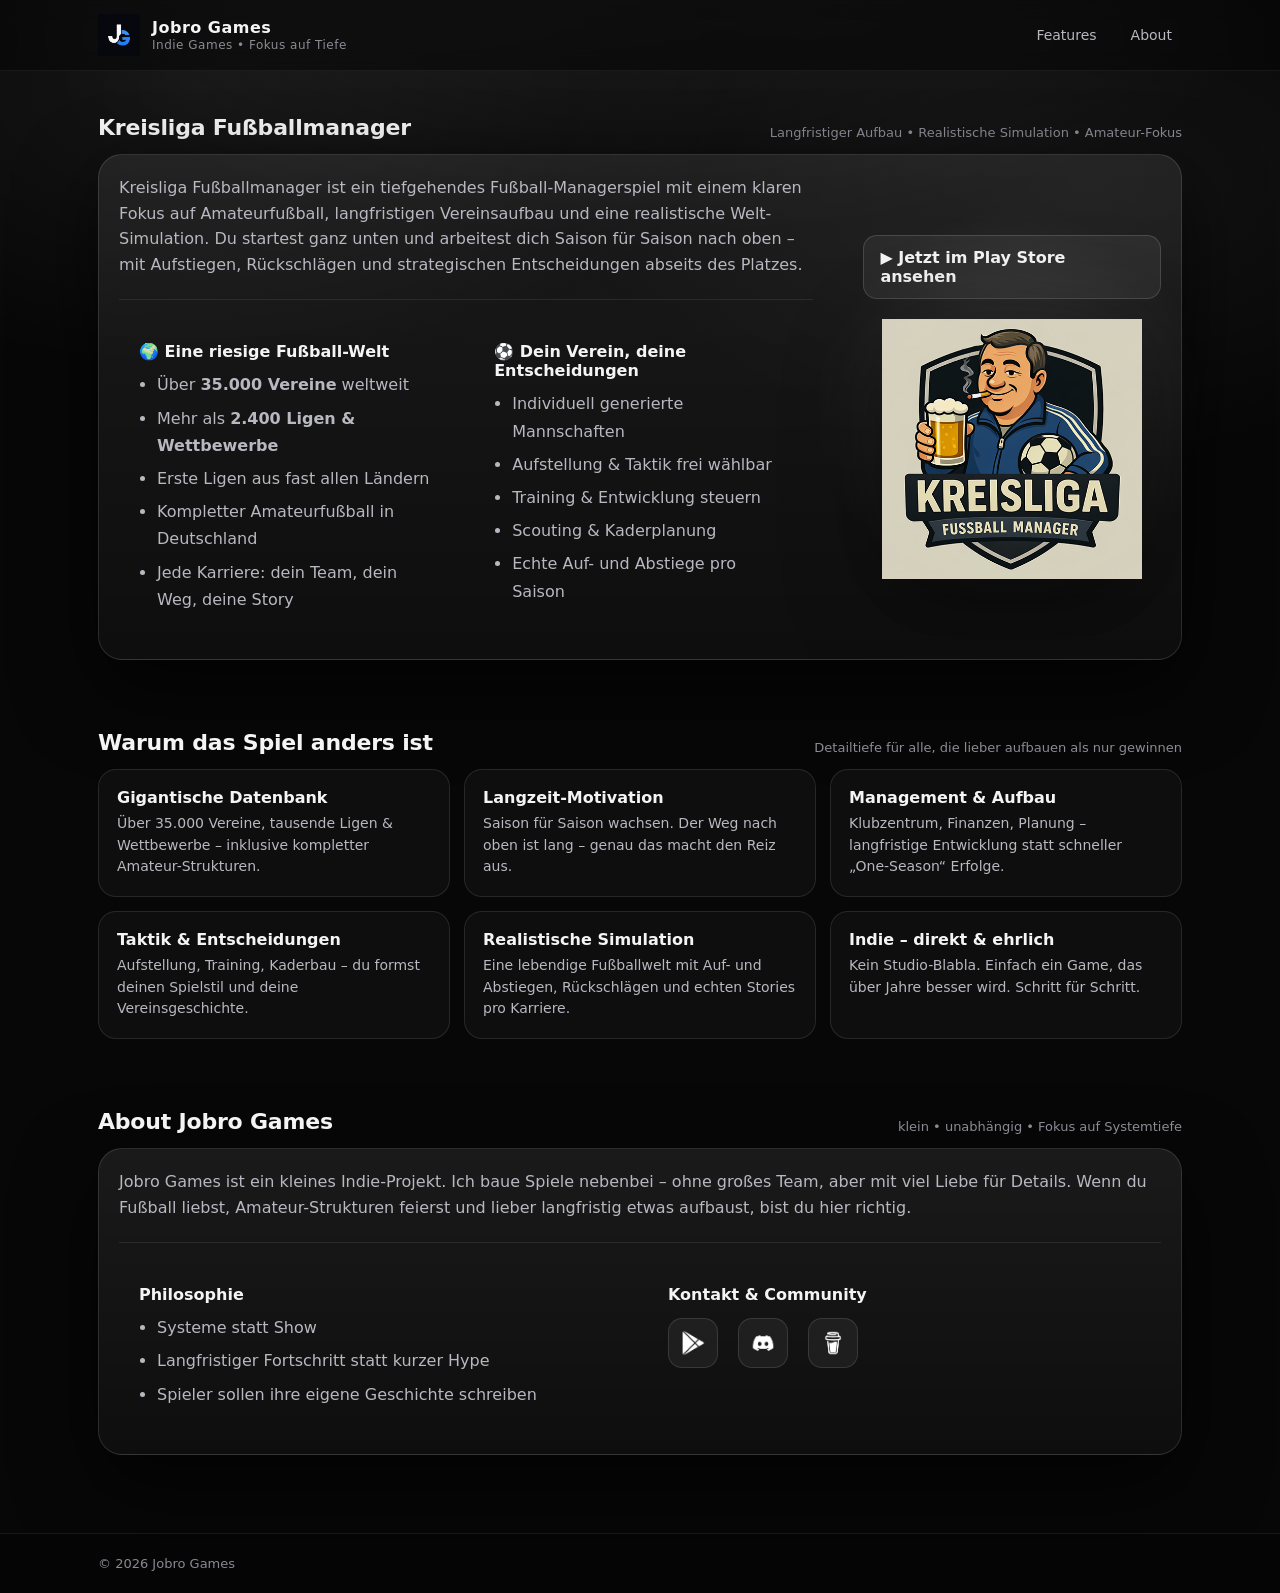
<file: index.html>
<!DOCTYPE html>
<html lang="de">
<head>
  <meta charset="UTF-8" />
  <meta name="viewport" content="width=device-width, initial-scale=1.0" />
  <title>Jobro Games</title>
  <meta name="description" content="Jobro Games – Indie Game Development. Featured: Kreisliga Fußballmanager." />

  <style>
    :root{
      --bg:#070707;
      --panel:#0f0f10;
      --panel2:#121214;
      --border:#1f1f22;
      --text:#f4f4f5;
      --muted:#b8b8c1;
      --muted2:#8b8b94;
      --shadow: 0 10px 40px rgba(0,0,0,.55);
      --radius: 16px;
      --radius2: 22px;

      --navH: 64px;
    }

    *{box-sizing:border-box}
    html,body{height:100%}
    html{scroll-behavior:smooth;}
    body{
      margin:0;
      font-family: ui-sans-serif, system-ui, -apple-system, Segoe UI, Roboto, Arial, "Helvetica Neue", sans-serif;
      color:var(--text);
      background: var(--bg);
      overflow-x:hidden;
    }

    body::before{
      content:"";
      position:fixed;
      inset:0;
      z-index:-1;
      background:
        radial-gradient(1200px 600px at 50% -120px, rgba(255,255,255,.10), transparent 60%),
        radial-gradient(900px 500px at 15% 10%, rgba(255,255,255,.06), transparent 60%),
        radial-gradient(900px 500px at 85% 20%, rgba(255,255,255,.05), transparent 60%);
    }

    a{color:inherit; text-decoration:none}
    .container{max-width:1120px; margin:0 auto; padding:0 18px}

    /* ===== NAV ===== */
    .nav{
      position:sticky; top:0; z-index:50;
      backdrop-filter: blur(10px);
      background: rgba(7,7,7,.55);
      border-bottom: 1px solid rgba(255,255,255,.06);
    }
    .nav-inner{
      display:flex; align-items:center; justify-content:space-between;
      padding:14px 0;
      min-height: var(--navH);
    }

    .brand{
      display:flex; align-items:center; gap:12px;
      letter-spacing:.5px;
      min-width: 0;
    }
    .brand-logo{
      width:42px;
      height:42px;
      display:flex;
      align-items:center;
      justify-content:center;
      flex: 0 0 auto;
    }
    .brand-logo img{
      max-width:100%;
      max-height:100%;
      object-fit:contain;
      display:block;
    }
    .brand-title{font-weight:800; white-space:nowrap}
    .brand-sub{font-size:12px; color:var(--muted2); margin-top:1px; white-space:nowrap}

    .nav-links{
      display:flex; gap:14px; align-items:center;
    }
    .nav-links a{
      font-size:14px; color:var(--muted);
      padding:8px 10px; border-radius:10px;
      transition:.2s ease;
    }
    .nav-links a:hover{
      color:var(--text);
      background: rgba(255,255,255,.06);
    }

    /* Mobile nav toggle + drawer */
    .nav-toggle{
      display:none;
      width:44px; height:44px;
      border-radius:14px;
      border:1px solid rgba(255,255,255,.16);
      background: rgba(255,255,255,.04);
      color: var(--text);
      cursor:pointer;
      align-items:center;
      justify-content:center;
      transition:.2s ease;
    }
    .nav-toggle:hover{background: rgba(255,255,255,.10)}
    .burger{
      width:18px; height:12px; position:relative;
    }
    .burger span{
      position:absolute; left:0; right:0;
      height:2px; border-radius:99px;
      background: rgba(255,255,255,.85);
      transition:.2s ease;
    }
    .burger span:nth-child(1){top:0}
    .burger span:nth-child(2){top:5px; opacity:.9}
    .burger span:nth-child(3){bottom:0}
    .nav-open .burger span:nth-child(1){transform: translateY(5px) rotate(45deg)}
    .nav-open .burger span:nth-child(2){opacity:0}
    .nav-open .burger span:nth-child(3){transform: translateY(-5px) rotate(-45deg)}

    .nav-drawer{
      display:none;
      padding: 10px 0 16px;
    }
    .nav-drawer a{
      display:block;
      padding:12px 14px;
      margin: 8px 0;
      border-radius:14px;
      border:1px solid rgba(255,255,255,.10);
      background: rgba(255,255,255,.03);
      color: var(--text);
      font-weight:700;
    }
    .nav-drawer a:active{transform: translateY(1px)}
    .nav-open .nav-drawer{display:block}

    /* ===== TYPO + CARDS ===== */
    .card{
      background: linear-gradient(180deg, rgba(255,255,255,.08), rgba(255,255,255,.03));
      border:1px solid rgba(255,255,255,.12);
      border-radius: 24px;
      box-shadow: 0 30px 80px rgba(0,0,0,.65);
    }

    h1{
      margin:14px 0 10px;
      font-size:46px;
      line-height:1.05;
      letter-spacing:-.6px;
    }
    .lead{
      margin:0;
      color: var(--muted);
      font-size:16px;
      line-height:1.6;
      max-width:58ch;
    }

    section{
      padding:26px 0;
      scroll-margin-top: 90px;
    }

    .section-title{
      display:flex; align-items:flex-end; justify-content:space-between;
      gap:16px;
      margin:18px 0 14px;
    }
    .section-title h2{
      margin:0;
      font-size:22px;
      letter-spacing:-.2px;
    }
    .section-title p{
      margin:0;
      color: var(--muted2);
      font-size:13px;
    }

    .panel{padding:20px}
    .panel h3{margin:0 0 10px; font-size:16px}
    .panel ul{margin:0; padding-left:18px; color:var(--muted); line-height:1.7}
    .panel li{margin:6px 0}

    .divider{
      height:1px; background: rgba(255,255,255,.08);
      margin: 22px 0;
    }

    /* ===== GAME SECTION LAYOUT ===== */
    .game-layout{
      display:grid;
      grid-template-columns: 1.4fr 0.6fr; /* desktop look bleibt */
      gap:50px;
      align-items:center;
      position:relative;
    }
    .game-left{position:relative; z-index:2;}
    .game-right{
      position:relative;
      display:flex;
      flex-direction:column;
      align-items:center;
      justify-content:center;
      gap:20px;
    }
    .game-right img{
      width:260px;
      max-width:100%;
      height:auto;
      opacity:0.96;
      transition:0.4s ease;
      filter: drop-shadow(0 25px 50px rgba(0,0,0,.55));
      display:block;
    }
    .game-right::before{
      content:"";
      position:absolute;
      width:480px;
      height:480px;
      background:radial-gradient(circle, rgba(255,255,255,.12), transparent 60%);
      z-index:-1;
      border-radius:50%;
    }

    .grid-2{
      display:grid;
      grid-template-columns: 1fr 1fr;
      gap:16px;
    }
    @media (max-width: 980px){
      .grid-2{grid-template-columns:1fr}
    }

    /* Mobile-only accordion (statt lange Listen oben) */
    .mobile-accordion{display:none; margin-top: 8px;}
    .details-card{
      border:1px solid rgba(255,255,255,.10);
      background: rgba(255,255,255,.03);
      border-radius: 18px;
      overflow:hidden;
    }
    .details-card summary{
      list-style:none;
      cursor:pointer;
      padding:14px 16px;
      font-weight:900;
      display:flex;
      align-items:center;
      justify-content:space-between;
      gap:10px;
    }
    .details-card summary::-webkit-details-marker{display:none}
    .details-card summary .chev{
      width:10px; height:10px;
      border-right:2px solid rgba(255,255,255,.75);
      border-bottom:2px solid rgba(255,255,255,.75);
      transform: rotate(45deg);
      transition:.2s ease;
      margin-top:-2px;
      flex: 0 0 auto;
    }
    .details-card[open] summary .chev{transform: rotate(-135deg); margin-top: 3px;}
    .details-body{padding: 0 16px 14px; color: var(--muted); line-height:1.7;}
    .details-body ul{margin:0; padding-left:18px;}

    /* ===== BUTTONS ===== */
    .cta-row{
      display:flex; flex-wrap:wrap; gap:12px;
      margin-top:18px;
    }
    .btn{
      display:inline-flex; align-items:center; justify-content:center;
      gap:10px;
      padding:12px 16px;
      border-radius: 14px;
      border:1px solid rgba(255,255,255,.14);
      background: rgba(255,255,255,.06);
      color:var(--text);
      font-weight:700;
      transition:.2s ease;
      cursor:pointer;
      user-select:none;
    }
    .btn:hover{
      background: rgba(255,255,255,.12);
      transform: translateY(-1px);
    }
    .btn small{font-weight:600; opacity:.8}

    /* ===== FEATURES GRID ===== */
    .feature-grid{
      display:grid;
      grid-template-columns: repeat(3, 1fr);
      gap:14px;
    }
    @media (max-width: 980px){
      .feature-grid{grid-template-columns:1fr}
    }
    .feature{
      padding:18px;
      border-radius: 18px;
      border:1px solid rgba(255,255,255,.10);
      background: rgba(255,255,255,.03);
    }
    .feature .title{font-weight:900; margin-bottom:6px}
    .feature .desc{color:var(--muted); font-size:14px; line-height:1.55}

    /* ===== ICON LINKS ===== */
    .icon-links{
      display:flex;
      gap:20px;
      margin-top:14px;
    }
    .icon-link{
      width:50px;
      height:50px;
      display:flex;
      align-items:center;
      justify-content:center;
      border-radius:14px;
      border:1px solid rgba(255,255,255,.12);
      background:rgba(255,255,255,.05);
      transition:.25s ease;
    }
    .icon-link:hover{
      background:rgba(255,255,255,.12);
      transform:translateY(-3px);
    }
    .icon-link img{
      width:26px;
      height:26px;
      object-fit:contain;
      display:block;
    }

    /* ===== FOOTER ===== */
    footer{
      margin-top: 30px;
      border-top:1px solid rgba(255,255,255,.08);
      background: rgba(0,0,0,.25);
    }
    .footer-inner{
      padding:22px 0;
      display:flex; flex-wrap:wrap;
      gap:14px;
      align-items:center;
      justify-content:space-between;
      color: var(--muted2);
      font-size:13px;
    }
    .footer-links{display:flex; gap:12px; flex-wrap:wrap}
    .footer-links a{
      color: var(--muted);
      padding:6px 10px;
      border-radius: 10px;
      border:1px solid rgba(255,255,255,.10);
      background: rgba(255,255,255,.03);
    }
    .footer-links a:hover{
      color: var(--text);
      background: rgba(255,255,255,.08);
    }

    /* Smooth reveal */
    .reveal{opacity:0; transform: translateY(10px); transition: .55s ease}
    .reveal.show{opacity:1; transform: translateY(0)}

    /* ====== MOBILE OPTIMIZATION (Desktop bleibt gleich) ====== */
    @media (max-width: 720px){
      :root{ --navH: 58px; }

      .container{padding:0 14px}

      .nav-inner{padding:10px 0}
      .brand-title{font-size:14px}
      .brand-sub{font-size:11px}
      .brand{gap:10px}
      .brand-logo{width:38px; height:38px}

      .nav-links{display:none}
      .nav-toggle{display:flex}

      /* Drawer spacing aligns with container */
      .nav-drawer{padding: 8px 0 16px}
      .nav-drawer a{font-size:14px}

      section{padding:18px 0}

      .section-title{
        flex-direction:column;
        align-items:flex-start;
        gap:8px;
        margin:12px 0 12px;
      }
      .section-title h2{font-size:20px}
      .section-title p{font-size:12px}

      .panel{padding:16px}
      .divider{margin: 16px 0}

      /* Game card: Bild/CTA zuerst, Text danach */
      .game-layout{
        grid-template-columns: 1fr;
        gap:18px;
      }
      .game-right{
        order:-1;
        gap:14px;
      }
      .game-right::before{
        width:340px;
        height:340px;
        opacity:.85;
      }
      .game-right img{width:220px}

      .hero-cta, .btn.primary.hero-cta{
        width:100%;
        text-align:center;
      }

      /* Auf Mobile nicht 2 große Listen direkt anzeigen */
      .game-left .grid-2{display:none;}
      .mobile-accordion{display:grid; gap:12px;}

      /* Feature cards etwas kompakter */
      .feature{padding:16px}
      .feature .desc{font-size:13.5px}

      /* Kontakt icons mittig + umbrechen */
      .icon-links{flex-wrap:wrap; justify-content:flex-start; gap:12px}
      .icon-link{width:48px; height:48px}
    }

    /* Very small phones */
    @media (max-width: 380px){
      .game-right img{width:200px}
      .details-card summary{padding:13px 14px}
      .details-body{padding: 0 14px 12px}
    }
  </style>
  <link rel="icon" type="image/png" href="assets/kreisliga-logo.png">
</head>

<body>
  <div class="nav" id="navRoot">
    <div class="container">
      <div class="nav-inner">
        <div class="brand">
          <div class="brand-logo">
            <img src="/assets/logo.png" alt="Jobro Games Logo">
          </div>
          <div style="min-width:0">
            <div class="brand-title">Jobro Games</div>
            <div class="brand-sub">Indie Games • Fokus auf Tiefe</div>
          </div>
        </div>

        <!-- Desktop links -->
        <div class="nav-links" aria-label="Hauptnavigation">
          <a href="#features">Features</a>
          <a href="#about">About</a>
        </div>

        <!-- Mobile toggle -->
        <button class="nav-toggle" id="navToggle" aria-label="Menü öffnen" aria-expanded="false" aria-controls="navDrawer">
          <div class="burger" aria-hidden="true">
            <span></span><span></span><span></span>
          </div>
        </button>
      </div>

      <!-- Mobile drawer -->
      <div class="nav-drawer" id="navDrawer" aria-label="Mobile Navigation">
        <a href="#game"   data-navclose="1">Kreisliga Fußballmanager</a>
        <a href="#features" data-navclose="1">Features</a>
        <a href="#about" data-navclose="1">About</a>
      </div>
    </div>
  </div>

  <main class="container">

    <!-- GAME -->
    <section id="game" class="reveal">
      <div class="section-title">
        <h2>Kreisliga Fußballmanager</h2>
        <p>Langfristiger Aufbau • Realistische Simulation • Amateur-Fokus</p>
      </div>

      <div class="card panel game-layout">

        <!-- LINKER BEREICH -->
        <div class="game-left">
          <p class="lead" style="max-width:none">
            Kreisliga Fußballmanager ist ein tiefgehendes Fußball-Managerspiel mit einem klaren Fokus auf Amateurfußball,
            langfristigen Vereinsaufbau und eine realistische Welt-Simulation.
            Du startest ganz unten und arbeitest dich Saison für Saison nach oben – mit Aufstiegen, Rückschlägen
            und strategischen Entscheidungen abseits des Platzes.
          </p>

          <div class="divider"></div>

          <!-- Desktop: wie bisher -->
          <div class="grid-2">
            <div class="panel">
              <h3>🌍 Eine riesige Fußball-Welt</h3>
              <ul>
                <li>Über <strong>35.000 Vereine</strong> weltweit</li>
                <li>Mehr als <strong>2.400 Ligen & Wettbewerbe</strong></li>
                <li>Erste Ligen aus fast allen Ländern</li>
                <li>Kompletter Amateurfußball in Deutschland</li>
                <li>Jede Karriere: dein Team, dein Weg, deine Story</li>
              </ul>
            </div>

            <div class="panel">
              <h3>⚽ Dein Verein, deine Entscheidungen</h3>
              <ul>
                <li>Individuell generierte Mannschaften</li>
                <li>Aufstellung & Taktik frei wählbar</li>
                <li>Training & Entwicklung steuern</li>
                <li>Scouting & Kaderplanung</li>
                <li>Echte Auf- und Abstiege pro Saison</li>
              </ul>
            </div>
          </div>

          <!-- Mobile: kompakt (Features "fallen raus") -->
          <div class="mobile-accordion" aria-label="Mobile Features">
            <details class="details-card">
              <summary>
                <span>🌍 Eine riesige Fußball‑Welt</span>
                <span class="chev" aria-hidden="true"></span>
              </summary>
              <div class="details-body">
                <ul>
                  <li>Über <strong>35.000 Vereine</strong> weltweit</li>
                  <li>Mehr als <strong>2.400 Ligen & Wettbewerbe</strong></li>
                  <li>Erste Ligen aus fast allen Ländern</li>
                  <li>Kompletter Amateurfußball in Deutschland</li>
                  <li>Jede Karriere: dein Team, dein Weg, deine Story</li>
                </ul>
              </div>
            </details>

            <details class="details-card">
              <summary>
                <span>⚽ Dein Verein, deine Entscheidungen</span>
                <span class="chev" aria-hidden="true"></span>
              </summary>
              <div class="details-body">
                <ul>
                  <li>Individuell generierte Mannschaften</li>
                  <li>Aufstellung & Taktik frei wählbar</li>
                  <li>Training & Entwicklung steuern</li>
                  <li>Scouting & Kaderplanung</li>
                  <li>Echte Auf‑ und Abstiege pro Saison</li>
                </ul>
              </div>
            </details>
          </div>
        </div>

        <!-- RECHTER BEREICH -->
        <div class="game-right">
          <a class="btn primary hero-cta"
             href="https://play.google.com/store/apps/details?id=de.kreisliga.manager"
             target="_blank" rel="noopener">
             ▶ Jetzt im Play Store ansehen
          </a>
          <img src="/assets/kreisliga-logo.png" alt="Kreisliga Fußballmanager Logo">
        </div>

      </div>
    </section>

    <!-- FEATURES -->
    <section id="features" class="reveal">
      <div class="section-title">
        <h2>Warum das Spiel anders ist</h2>
        <p>Detailtiefe für alle, die lieber aufbauen als nur gewinnen</p>
      </div>

      <div class="feature-grid">
        <div class="feature">
          <div class="title">Gigantische Datenbank</div>
          <div class="desc">Über 35.000 Vereine, tausende Ligen & Wettbewerbe – inklusive kompletter Amateur-Strukturen.</div>
        </div>
        <div class="feature">
          <div class="title">Langzeit-Motivation</div>
          <div class="desc">Saison für Saison wachsen. Der Weg nach oben ist lang – genau das macht den Reiz aus.</div>
        </div>
        <div class="feature">
          <div class="title">Management & Aufbau</div>
          <div class="desc">Klubzentrum, Finanzen, Planung – langfristige Entwicklung statt schneller „One-Season“ Erfolge.</div>
        </div>
        <div class="feature">
          <div class="title">Taktik & Entscheidungen</div>
          <div class="desc">Aufstellung, Training, Kaderbau – du formst deinen Spielstil und deine Vereinsgeschichte.</div>
        </div>
        <div class="feature">
          <div class="title">Realistische Simulation</div>
          <div class="desc">Eine lebendige Fußballwelt mit Auf- und Abstiegen, Rückschlägen und echten Stories pro Karriere.</div>
        </div>
        <div class="feature">
          <div class="title">Indie – direkt & ehrlich</div>
          <div class="desc">Kein Studio-Blabla. Einfach ein Game, das über Jahre besser wird. Schritt für Schritt.</div>
        </div>
      </div>
    </section>

    <!-- ABOUT -->
    <section id="about" class="reveal">
      <div class="section-title">
        <h2>About Jobro Games</h2>
        <p>klein • unabhängig • Fokus auf Systemtiefe</p>
      </div>

      <div class="card panel">
        <p class="lead" style="max-width:none">
          Jobro Games ist ein kleines Indie-Projekt. Ich baue Spiele nebenbei – ohne großes Team,
          aber mit viel Liebe für Details. Wenn du Fußball liebst, Amateur-Strukturen feierst und
          lieber langfristig etwas aufbaust, bist du hier richtig.
        </p>

        <div class="divider"></div>

        <div class="grid-2">
          <div class="panel">
            <h3>Philosophie</h3>
            <ul>
              <li>Systeme statt Show</li>
              <li>Langfristiger Fortschritt statt kurzer Hype</li>
              <li>Spieler sollen ihre eigene Geschichte schreiben</li>
            </ul>
          </div>

          <div class="panel">
            <h3>Kontakt & Community</h3>
            <div class="icon-links">
              <a href="https://play.google.com/store/apps/details?id=de.kreisliga.manager"
                 target="_blank" rel="noopener"
                 class="icon-link">
                <img src="/assets/icons/google-play.png" alt="Google Play">
              </a>

              <a href="https://discord.gg/mZrKCEYVQP"
                 target="_blank" rel="noopener"
                 class="icon-link">
                <img src="/assets/icons/discord.png" alt="Discord">
              </a>

              <a href="https://buymeacoffee.com/jobrogames"
                 target="_blank" rel="noopener"
                 class="icon-link">
                <img src="/assets/icons/covfefe.png" alt="BMAC">
              </a>
            </div>
          </div>
        </div>
      </div>
    </section>

    <div style="height:22px"></div>
  </main>

  <footer>
    <div class="container">
      <div class="footer-inner">
        <div>© <span id="year"></span> Jobro Games</div>
      </div>
    </div>
  </footer>

  <script>
    // Footer year
    document.getElementById("year").textContent = new Date().getFullYear();

    // Reveal on scroll
    const els = Array.from(document.querySelectorAll(".reveal"));
    const io = new IntersectionObserver((entries)=>{
      for(const e of entries){
        if(e.isIntersecting) e.target.classList.add("show");
      }
    }, {threshold: 0.12});
    els.forEach(el => io.observe(el));

    // Mobile nav
    (function(){
      const root = document.getElementById("navRoot");
      const toggle = document.getElementById("navToggle");
      const drawer = document.getElementById("navDrawer");
      if(!root || !toggle || !drawer) return;

      function setOpen(open){
        root.classList.toggle("nav-open", open);
        toggle.setAttribute("aria-expanded", open ? "true" : "false");
        toggle.setAttribute("aria-label", open ? "Menü schließen" : "Menü öffnen");
      }

      toggle.addEventListener("click", ()=>{
        setOpen(!root.classList.contains("nav-open"));
      });

      // close on link click
      drawer.addEventListener("click", (e)=>{
        const a = e.target.closest("a[data-navclose]");
        if(a) setOpen(false);
      });

      // close on outside click
      document.addEventListener("click", (e)=>{
        if(!root.classList.contains("nav-open")) return;
        const inside = root.contains(e.target);
        if(!inside) setOpen(false);
      });

      // close on escape
      document.addEventListener("keydown", (e)=>{
        if(e.key === "Escape") setOpen(false);
      });
    })();

    // Slider (nur falls vorhanden – verhindert JS Fehler, wenn Slider-HTML fehlt)
    (function(){
      const slidesEl = document.getElementById("slides");
      const sliderEl = document.getElementById("slider");
      const pillsEl  = document.getElementById("pills");
      const prevBtn  = document.getElementById("prevBtn");
      const nextBtn  = document.getElementById("nextBtn");
      if(!slidesEl || !sliderEl || !pillsEl || !prevBtn || !nextBtn) return;

      const total = slidesEl.children.length;
      let idx = 0;
      let autoTimer = null;

      function renderPills(){
        pillsEl.innerHTML = "";
        for(let i=0;i<total;i++){
          const p = document.createElement("div");
          p.className = "pill" + (i===idx ? " active" : "");
          p.title = "Slide " + (i+1);
          p.onclick = () => go(i);
          pillsEl.appendChild(p);
        }
      }

      function go(n){
        idx = (n + total) % total;
        slidesEl.style.transform = "translateX(" + (-idx*100) + "%)";
        renderPills();
        restartAuto();
      }

      function prev(){ go(idx - 1); }
      function next(){ go(idx + 1); }

      function restartAuto(){
        if(autoTimer) clearInterval(autoTimer);
        autoTimer = setInterval(next, 5500);
      }

      prevBtn.onclick = prev;
      nextBtn.onclick = next;

      // Swipe (mobile)
      let startX = null;
      sliderEl.addEventListener("touchstart", (e)=>{ startX = e.touches[0].clientX; }, {passive:true});
      sliderEl.addEventListener("touchend", (e)=>{
        if(startX == null) return;
        const endX = e.changedTouches[0].clientX;
        const diff = endX - startX;
        if(Math.abs(diff) > 40) diff > 0 ? prev() : next();
        startX = null;
      }, {passive:true});

      renderPills();
      go(0);
      restartAuto();
    })();
  </script>
</body>
</html>
</file>
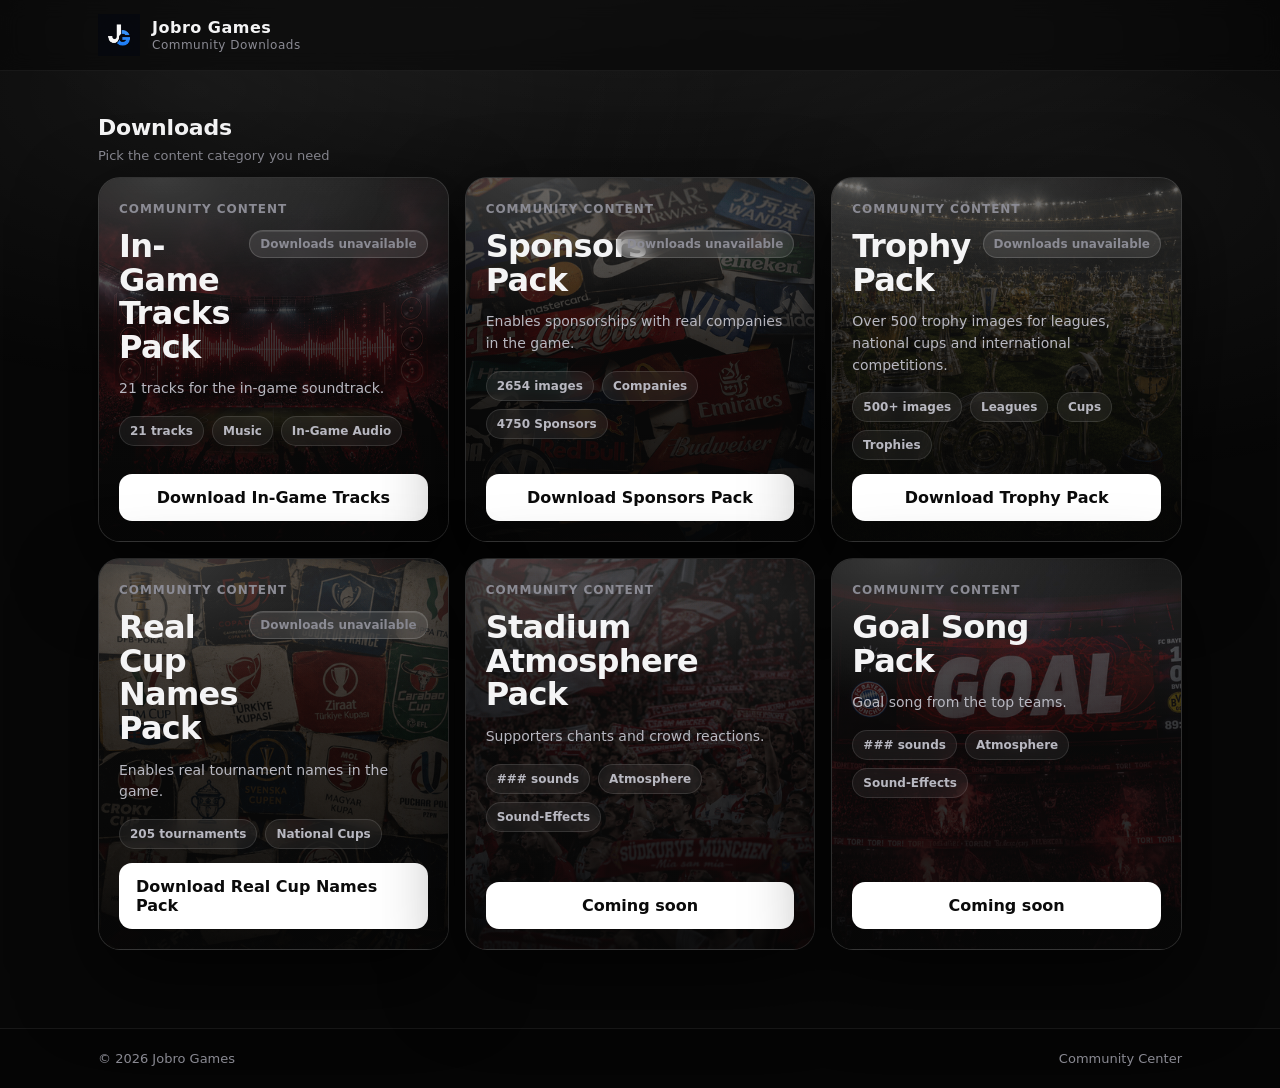
<file: community-center.html>
<!DOCTYPE html>
<html lang="en">
<head>
  <meta charset="UTF-8" />
  <meta name="viewport" content="width=device-width, initial-scale=1.0" />
  <title>Community Center | Jobro Games</title>
  <meta name="description" content="Community Center for Kreisliga Football Manager. Download player faces, club logos, trophies, and player databases." />

  <style>
    :root{
      --bg:#070707;
      --text:#f4f4f5;
      --muted:#b8b8c1;
      --muted2:#8b8b94;
      --navH:64px;
    }

    *{box-sizing:border-box}
    html,body{min-height:100%}
    html{scroll-behavior:smooth}
    body{
      margin:0;
      font-family:ui-sans-serif, system-ui, -apple-system, Segoe UI, Roboto, Arial, "Helvetica Neue", sans-serif;
      color:var(--text);
      background:var(--bg);
      overflow-x:hidden;
    }

    body::before{
      content:"";
      position:fixed;
      inset:0;
      z-index:-1;
      background:
        radial-gradient(1200px 600px at 50% -120px, rgba(255,255,255,.10), transparent 60%),
        radial-gradient(900px 500px at 15% 10%, rgba(255,255,255,.06), transparent 60%),
        radial-gradient(900px 500px at 85% 20%, rgba(255,255,255,.05), transparent 60%);
    }

    a{color:inherit; text-decoration:none}
    .container{max-width:1120px; margin:0 auto; padding:0 18px}

    .nav{
      position:sticky;
      top:0;
      z-index:50;
      backdrop-filter:blur(10px);
      background:rgba(7,7,7,.55);
      border-bottom:1px solid rgba(255,255,255,.06);
    }
    .nav-inner{
      min-height:var(--navH);
      display:flex;
      align-items:center;
      padding:14px 0;
    }

    .brand{
      display:flex;
      align-items:center;
      gap:12px;
      min-width:0;
      letter-spacing:.5px;
    }
    .brand-logo{
      width:42px;
      height:42px;
      display:flex;
      align-items:center;
      justify-content:center;
      flex:0 0 auto;
    }
    .brand-logo img{
      max-width:100%;
      max-height:100%;
      object-fit:contain;
      display:block;
    }
    .brand-title{font-weight:800; white-space:nowrap}
    .brand-sub{font-size:12px; color:var(--muted2); margin-top:1px; white-space:nowrap}

    section{
      padding:26px 0;
      scroll-margin-top:90px;
    }
    .section-title{
      margin:18px 0 14px;
    }
    .section-title h2{
      margin:0;
      font-size:22px;
      letter-spacing:-.2px;
    }
    .section-title p{
      margin:8px 0 0;
      color:var(--muted2);
      font-size:13px;
    }

    .download-grid{
      display:grid;
      grid-template-columns:repeat(3, minmax(0, 1fr));
      gap:16px;
    }

    .download-card{
      --card-bg:none;
      position:relative;
      isolation:isolate;
      overflow:hidden;
      min-height:286px;
      padding:24px 20px 20px;
      border-radius:22px;
      border:1px solid rgba(255,255,255,.12);
      background:linear-gradient(180deg, rgba(255,255,255,.08), rgba(255,255,255,.03));
      box-shadow:0 30px 80px rgba(0,0,0,.65);
      display:flex;
      flex-direction:column;
      gap:14px;
    }
    .download-card::before{
      content:"";
      position:absolute;
      inset:0;
      z-index:-2;
      background-image:var(--card-bg);
      background-position:center;
      background-size:cover;
      opacity:.40;
      filter:saturate(1.05) contrast(1.05);
    }
    .download-card::after{
      content:"";
      position:absolute;
      inset:0;
      z-index:-1;
      pointer-events:none;
      background:
        radial-gradient(420px 230px at 18% 0%, rgba(255,255,255,.18), transparent 62%),
        radial-gradient(280px 180px at 92% 12%, rgba(255,255,255,.08), transparent 70%),
        linear-gradient(180deg, rgba(7,7,7,.22), rgba(7,7,7,.86));
    }

    .download-kicker{
      color:var(--muted2);
      font-size:12px;
      font-weight:900;
      letter-spacing:.08em;
      text-transform:uppercase;
    }
    .download-card h3{
      margin:0;
      max-width:10ch;
      font-size:32px;
      line-height:1.05;
      letter-spacing:-.7px;
    }

    .download-title-row{
      display:flex;
      align-items:flex-start;
      justify-content:space-between;
      gap:12px;
    }
    .download-title-row h3{
      flex:1 1 auto;
      min-width:0;
    }
    .download-count{
      flex:0 0 auto;
      display:inline-flex;
      align-items:center;
      justify-content:center;
      padding:7px 10px;
      border-radius:999px;
      background:rgba(255,255,255,.10);
      border:1px solid rgba(255,255,255,.16);
      color:#fff;
      font-size:12px;
      font-weight:900;
      line-height:1;
      white-space:nowrap;
      backdrop-filter:blur(8px);
      box-shadow:inset 0 1px 0 rgba(255,255,255,.10);
    }
    .download-count.is-loading{
      color:var(--muted);
    }
    .download-count.is-error{
      color:var(--muted2);
    }
    .download-card p{
      margin:0;
      color:var(--muted);
      line-height:1.55;
      font-size:14px;
      max-width:34ch;
    }
    .download-meta{
      display:flex;
      flex-wrap:wrap;
      gap:8px;
      margin-top:2px;
    }
    .download-meta span{
      padding:7px 10px;
      border-radius:999px;
      background:rgba(255,255,255,.06);
      border:1px solid rgba(255,255,255,.12);
      color:var(--muted);
      font-size:12px;
      font-weight:800;
      backdrop-filter:blur(8px);
    }

    .btn{
      width:100%;
      display:inline-flex;
      align-items:center;
      justify-content:center;
      margin-top:auto;
      padding:13px 16px;
      border-radius:13px;
      border:1px solid rgba(255,255,255,.9);
      background:#fff;
      color:#0b0b0b;
      font-weight:800;
      transition:.2s ease;
      cursor:pointer;
      user-select:none;
    }
    .btn:hover{
      background:#f0f0f0;
      transform:translateY(-1px);
    }

    footer{
      margin-top:30px;
      border-top:1px solid rgba(255,255,255,.08);
      background:rgba(0,0,0,.25);
    }
    .footer-inner{
      padding:22px 0;
      display:flex;
      flex-wrap:wrap;
      gap:14px;
      align-items:center;
      justify-content:space-between;
      color:var(--muted2);
      font-size:13px;
    }

    .reveal{opacity:0; transform:translateY(10px); transition:.55s ease}
    .reveal.show{opacity:1; transform:translateY(0)}

    @media (max-width:980px){
      .download-grid{grid-template-columns:1fr}
    }

    @media (max-width:720px){
      :root{--navH:58px}
      .container{padding:0 14px}
      .nav-inner{padding:10px 0}
      .brand{gap:10px}
      .brand-logo{width:38px; height:38px}
      .brand-title{font-size:14px}
      .brand-sub{font-size:11px}
      section{padding:18px 0}
      .section-title{margin:12px 0}
      .section-title h2{font-size:20px}
      .section-title p{font-size:12px}
      .download-card{
        min-height:282px;
        padding:22px 18px 18px;
      }
      .download-card h3{font-size:31px}
      .download-title-row{gap:10px}
      .download-count{padding:7px 9px; font-size:11px}
    }
  </style>
</head>
<body>
  <div class="nav">
    <div class="container">
      <div class="nav-inner">
        <div class="brand">
          <div class="brand-logo">
            <img src="/assets/logo.png" alt="Jobro Games Logo">
          </div>
          <div style="min-width:0">
            <div class="brand-title">Jobro Games</div>
            <div class="brand-sub">Community Downloads</div>
          </div>
        </div>
      </div>
    </div>
  </div>

  <main class="container" id="top">
    <section id="downloads" class="reveal">
      <div class="section-title">
        <h2>Downloads</h2>
        <p>Pick the content category you need</p>
      </div>

      <div class="download-grid">

        
        <article class="download-card" style="--card-bg:url('/assets/community/ingame-tracks-bg.png')">
          <div class="download-kicker">Community Content</div>
          <div class="download-title-row">
            <h3>In-Game Tracks Pack</h3>
            <span class="download-count is-loading" data-github-repo="kreisliga-songs" data-github-asset="sounds.zip">Loading...</span>
          </div>
          <p>21 tracks for the in-game soundtrack.</p>

          <div class="download-meta">
            <span>21 tracks</span>
            <span>Music</span>
            <span>In-Game Audio</span>
          </div>

          <a class="btn" href="https://github.com/derabraham/kreisliga-songs/releases/download/Sounds/sounds.zip" target="_blank" rel="noopener">Download In-Game Tracks</a>
        </article>
        <!-- Optional background: replace the path with your own PNG/WebP. The image is shown with 40% opacity. -->
        <article class="download-card" style="--card-bg:url('/assets/community/sponsors-bg.png')">
          <div class="download-kicker">Community Content</div>
          <div class="download-title-row">
            <h3>Sponsors Pack</h3>
            <span class="download-count is-loading" data-github-asset="sponsors.zip">Loading...</span>
          </div>
          <p>Enables sponsorships with real companies in the game.</p>

          <div class="download-meta">
            <span>2654 images</span>
            <span>Companies</span>
            <span>4750 Sponsors</span>
          </div>

          <a class="btn" href="https://github.com/derabraham/content-center/releases/download/trophies/sponsors.zip" target="_blank" rel="noopener">Download Sponsors Pack</a>
        </article>


        <article class="download-card" style="--card-bg:url('/assets/community/trophy-pack-bg.png')">
          <div class="download-kicker">Community Content</div>
          <div class="download-title-row">
            <h3>Trophy Pack</h3>
            <span class="download-count is-loading" data-github-asset="trophies.zip">Loading...</span>
          </div>
          <p>Over 500 trophy images for leagues, national cups and international competitions.</p>

          <div class="download-meta">
            <span>500+ images</span>
            <span>Leagues</span>
            <span>Cups</span>
            <span>Trophies</span>
          </div>

          <a class="btn" href="https://github.com/derabraham/content-center/releases/download/trophies/trophies.zip" target="_blank" rel="noopener">Download Trophy Pack</a>
        </article>


        <article class="download-card" style="--card-bg:url('/assets/community/cupnames-bg.png')">
          <div class="download-kicker">Community Content</div>
          <div class="download-title-row">
            <h3>Real Cup Names Pack</h3>
            <span class="download-count is-loading" data-github-asset="National.Cups.fix.zip">Loading...</span>
          </div>
          <p>Enables real tournament names in the game.</p>

          <div class="download-meta">
            <span>205 tournaments</span>
            <span>National Cups</span>
          </div>

          <a class="btn" href="https://github.com/derabraham/content-center/releases/download/trophies/National.Cups.fix.zip" target="_blank" rel="noopener">Download Real Cup Names Pack</a>
        </article>


        <article class="download-card" style="--card-bg:url('/assets/community/chants-bg.png')">
          <div class="download-kicker">Community Content</div>
          <h3>Stadium Atmosphere Pack</h3>
          <p>Supporters chants and crowd reactions.</p>

          <div class="download-meta">
            <span>### sounds</span>
            <span>Atmosphere</span>
            <span>Sound-Effects</span>
          </div>

          <a class="btn" rel="noopener">Coming soon</a>
        </article>

        
        <article class="download-card" style="--card-bg:url('/assets/community/goalsong-bg.png')">
          <div class="download-kicker">Community Content</div>
          <h3>Goal Song Pack</h3>
          <p>Goal song from the top teams.</p>

          <div class="download-meta">
            <span>### sounds</span>
            <span>Atmosphere</span>
            <span>Sound-Effects</span>
          </div>

          <a class="btn" rel="noopener">Coming soon</a>
        </article>
      </div>
    </section>

    <div style="height:22px"></div>
  </main>

  <footer>
    <div class="container">
      <div class="footer-inner">
        <div>© <span id="year"></span> Jobro Games</div>
        <div>Community Center</div>
      </div>
    </div>
  </footer>

  <script>
    document.getElementById("year").textContent = new Date().getFullYear();

    const GITHUB_OWNER = "derabraham";
    const DEFAULT_GITHUB_REPO = "content-center";

    function formatDownloadCount(count){
      const value = Number(count) || 0;
      return value === 1 ? "1 Download" : `${value.toLocaleString("en-US")} Downloads`;
    }

    async function loadGithubDownloadCounts(){
      const countEls = Array.from(document.querySelectorAll("[data-github-asset]"));
      if(!countEls.length) return;

      const elementsByRepo = new Map();
      countEls.forEach(el => {
        const repo = el.dataset.githubRepo || DEFAULT_GITHUB_REPO;
        if(!elementsByRepo.has(repo)) elementsByRepo.set(repo, []);
        elementsByRepo.get(repo).push(el);
      });

      await Promise.all(Array.from(elementsByRepo.entries()).map(async ([repo, repoEls]) => {
        try{
          const response = await fetch(`https://api.github.com/repos/${GITHUB_OWNER}/${repo}/releases`, {
            headers: { "Accept": "application/vnd.github+json" }
          });

          if(!response.ok) throw new Error(`GitHub API error for ${repo}: ${response.status}`);

          const releases = await response.json();
          const assetCounts = new Map();

          releases.forEach(release => {
            (release.assets || []).forEach(asset => {
              assetCounts.set(asset.name, asset.download_count || 0);
            });
          });

          repoEls.forEach(el => {
            const assetName = el.dataset.githubAsset;
            const count = assetCounts.get(assetName) || 0;
            el.textContent = formatDownloadCount(count);
            el.classList.remove("is-loading", "is-error");
          });
        }catch(error){
          console.warn(`Could not load GitHub release download counts for ${repo}:`, error);

          repoEls.forEach(el => {
            el.textContent = "Downloads unavailable";
            el.classList.remove("is-loading");
            el.classList.add("is-error");
          });
        }
      }));
    }

    loadGithubDownloadCounts();

    const els = Array.from(document.querySelectorAll(".reveal"));
    const io = new IntersectionObserver((entries)=>{
      for(const entry of entries){
        if(entry.isIntersecting) entry.target.classList.add("show");
      }
    }, {threshold: 0.12});

    els.forEach(el => io.observe(el));
  </script>
</body>
</html>
</file>
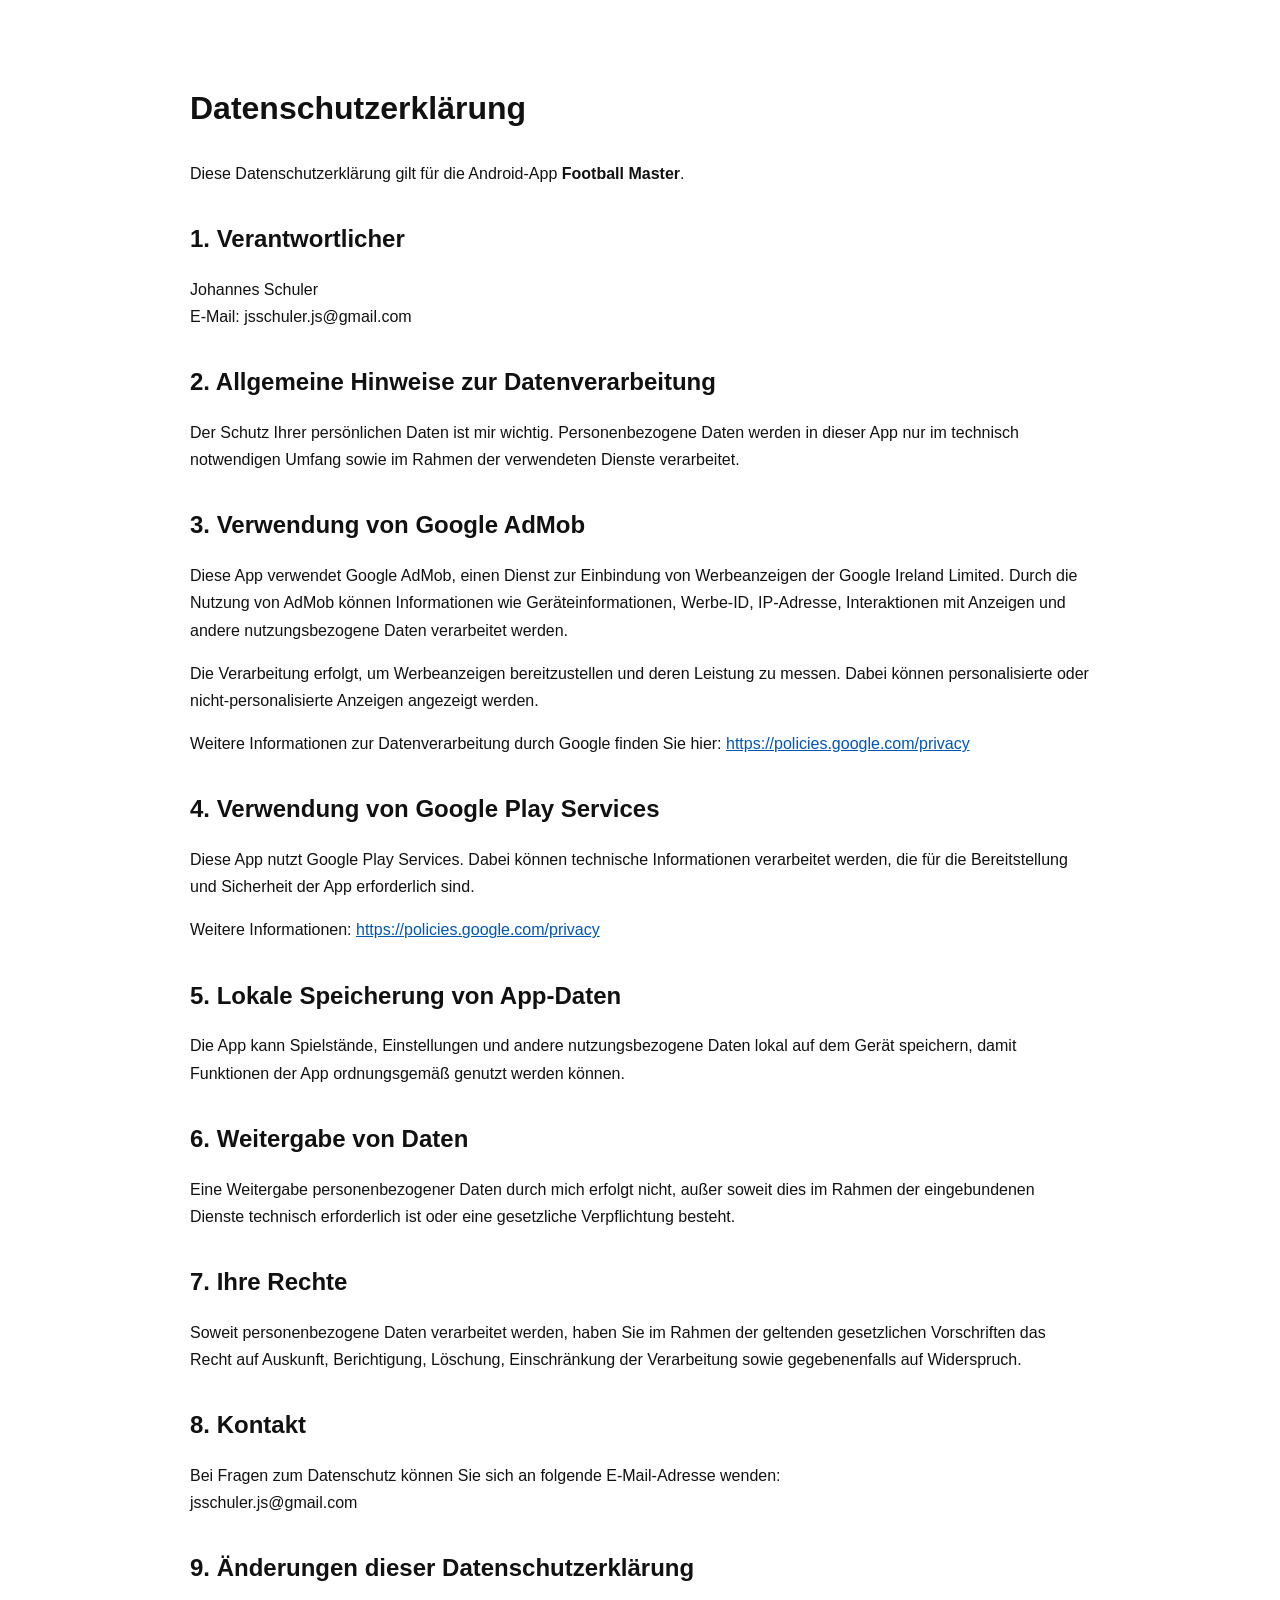
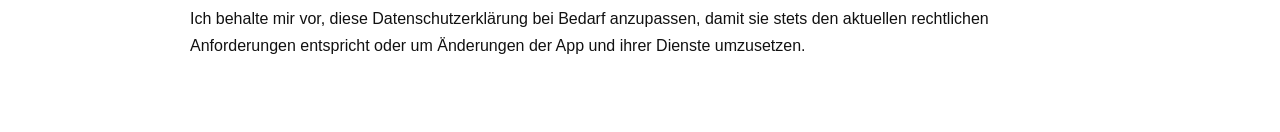
<file: privacy-policy-football-master.html>
<!DOCTYPE html>
<html lang="de">
<head>
  <meta charset="UTF-8">
  <title>Datenschutzerklärung – Football Master</title>
  <meta name="viewport" content="width=device-width, initial-scale=1.0">
  <meta name="description" content="Datenschutzerklärung für die Android-App Football Master.">
  <style>
    body {
      background: #ffffff;
      color: #111111;
      font-family: Arial, sans-serif;
      max-width: 900px;
      margin: 40px auto;
      padding: 20px;
      line-height: 1.7;
    }

    h1, h2 {
      color: #111111;
    }

    h1 {
      margin-bottom: 24px;
    }

    h2 {
      margin-top: 32px;
      margin-bottom: 10px;
    }

    p, li {
      margin-bottom: 12px;
    }

    a {
      color: #0056b3;
      text-decoration: underline;
    }

    ul {
      padding-left: 20px;
    }
  </style>
</head>
<body>

  <h1>Datenschutzerklärung</h1>

  <p>
    Diese Datenschutzerklärung gilt für die Android-App <strong>Football Master</strong>.
  </p>

  <h2>1. Verantwortlicher</h2>
  <p>
    Johannes Schuler<br>
    E-Mail: jsschuler.js@gmail.com
  </p>

  <h2>2. Allgemeine Hinweise zur Datenverarbeitung</h2>
  <p>
    Der Schutz Ihrer persönlichen Daten ist mir wichtig. Personenbezogene Daten werden in dieser App
    nur im technisch notwendigen Umfang sowie im Rahmen der verwendeten Dienste verarbeitet.
  </p>

  <h2>3. Verwendung von Google AdMob</h2>
  <p>
    Diese App verwendet Google AdMob, einen Dienst zur Einbindung von Werbeanzeigen der Google Ireland Limited.
    Durch die Nutzung von AdMob können Informationen wie Geräteinformationen, Werbe-ID, IP-Adresse,
    Interaktionen mit Anzeigen und andere nutzungsbezogene Daten verarbeitet werden.
  </p>
  <p>
    Die Verarbeitung erfolgt, um Werbeanzeigen bereitzustellen und deren Leistung zu messen.
    Dabei können personalisierte oder nicht-personalisierte Anzeigen angezeigt werden.
  </p>
  <p>
    Weitere Informationen zur Datenverarbeitung durch Google finden Sie hier:
    <a href="https://policies.google.com/privacy" target="_blank" rel="noopener noreferrer">
      https://policies.google.com/privacy
    </a>
  </p>

  <h2>4. Verwendung von Google Play Services</h2>
  <p>
    Diese App nutzt Google Play Services. Dabei können technische Informationen verarbeitet werden,
    die für die Bereitstellung und Sicherheit der App erforderlich sind.
  </p>
  <p>
    Weitere Informationen:
    <a href="https://policies.google.com/privacy" target="_blank" rel="noopener noreferrer">
      https://policies.google.com/privacy
    </a>
  </p>

  <h2>5. Lokale Speicherung von App-Daten</h2>
  <p>
    Die App kann Spielstände, Einstellungen und andere nutzungsbezogene Daten lokal auf dem Gerät speichern,
    damit Funktionen der App ordnungsgemäß genutzt werden können.
  </p>

  <h2>6. Weitergabe von Daten</h2>
  <p>
    Eine Weitergabe personenbezogener Daten durch mich erfolgt nicht, außer soweit dies im Rahmen der
    eingebundenen Dienste technisch erforderlich ist oder eine gesetzliche Verpflichtung besteht.
  </p>

  <h2>7. Ihre Rechte</h2>
  <p>
    Soweit personenbezogene Daten verarbeitet werden, haben Sie im Rahmen der geltenden gesetzlichen
    Vorschriften das Recht auf Auskunft, Berichtigung, Löschung, Einschränkung der Verarbeitung
    sowie gegebenenfalls auf Widerspruch.
  </p>

  <h2>8. Kontakt</h2>
  <p>
    Bei Fragen zum Datenschutz können Sie sich an folgende E-Mail-Adresse wenden:
    <br>
    jsschuler.js@gmail.com
  </p>

  <h2>9. Änderungen dieser Datenschutzerklärung</h2>
  <p>
    Ich behalte mir vor, diese Datenschutzerklärung bei Bedarf anzupassen, damit sie stets den aktuellen
    rechtlichen Anforderungen entspricht oder um Änderungen der App und ihrer Dienste umzusetzen.
  </p>

</body>
</html>
</file>
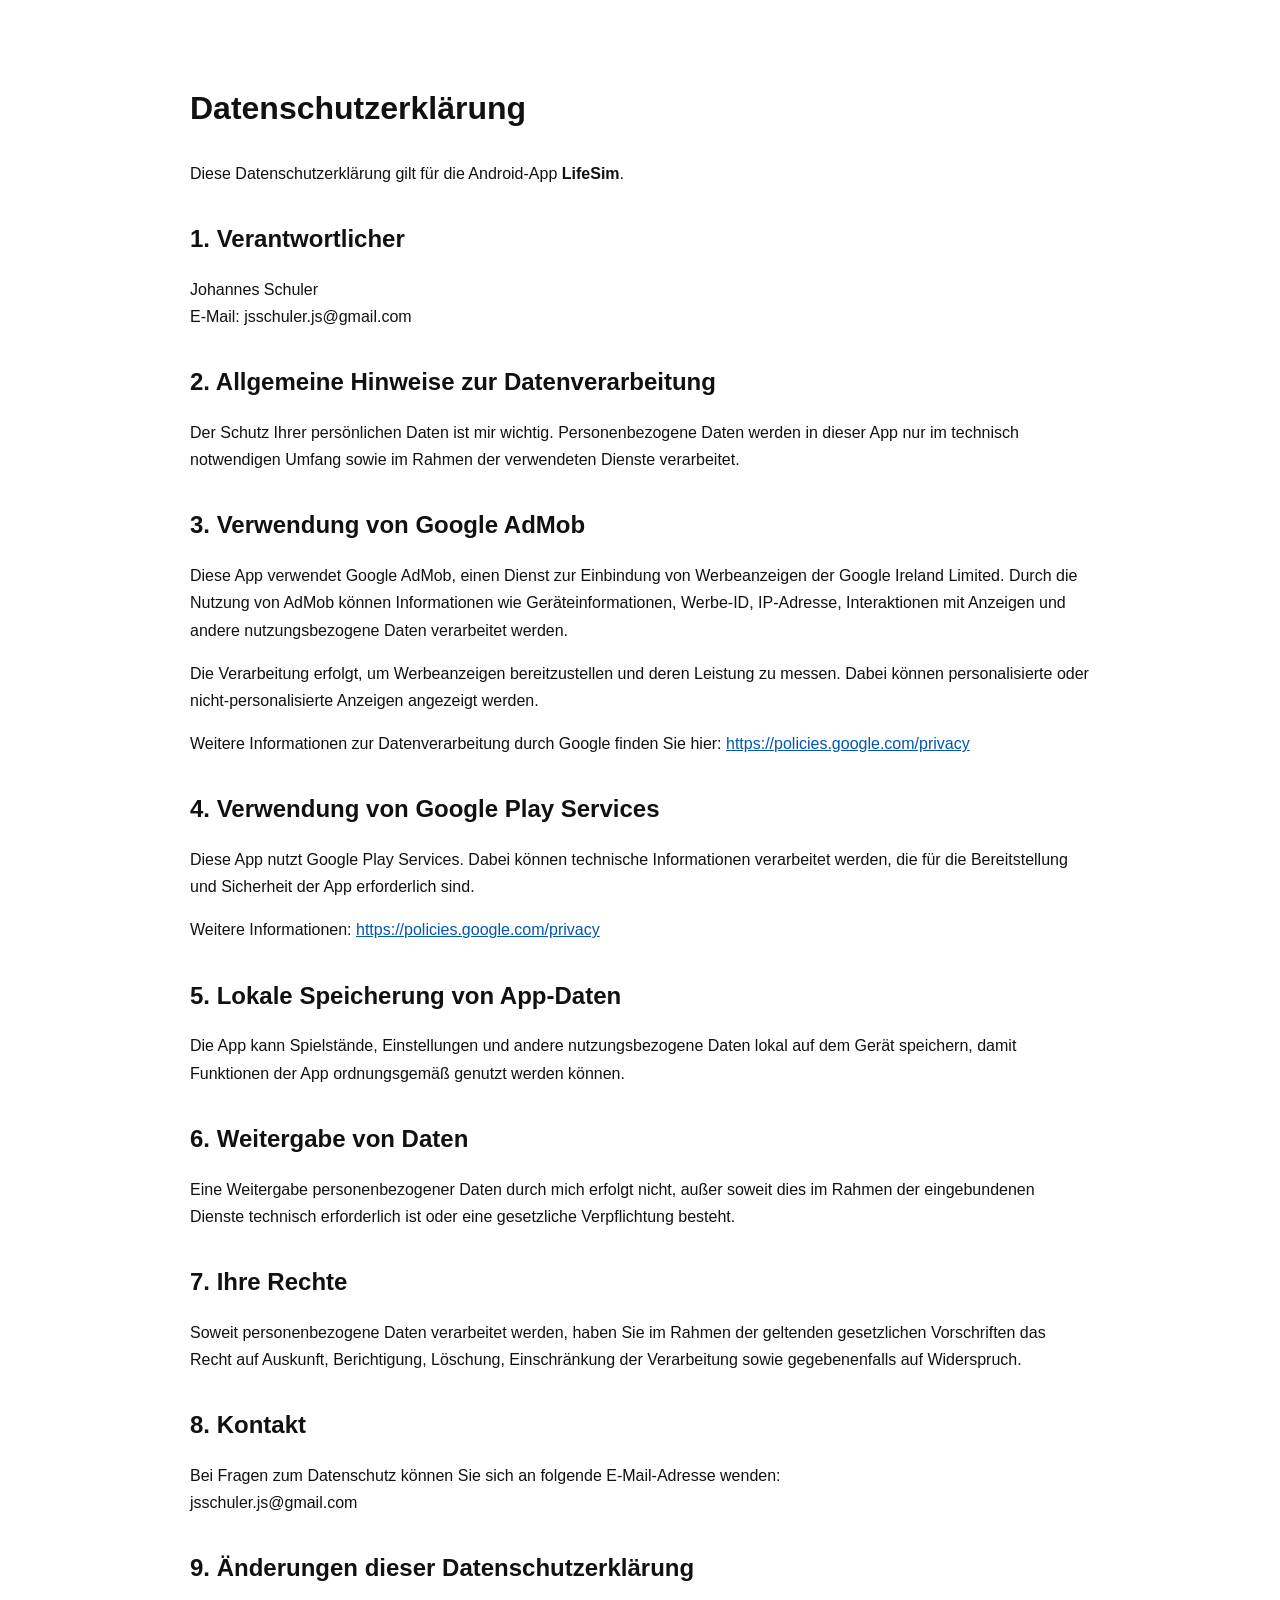
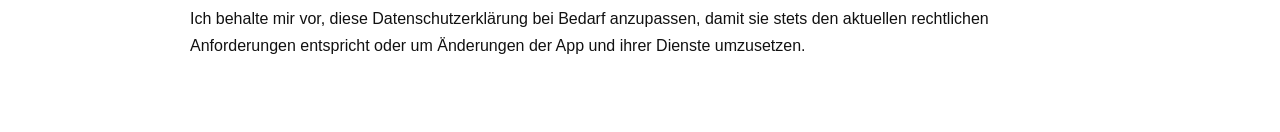
<file: privacy-policy-lifesim.html>
<!DOCTYPE html>
<html lang="de">
<head>
  <meta charset="UTF-8">
  <title>Datenschutzerklärung – LifeSim</title>
  <meta name="viewport" content="width=device-width, initial-scale=1.0">
  <meta name="description" content="Datenschutzerklärung für die Android-App LifeSim.">
  <style>
    body {
      background: #ffffff;
      color: #111111;
      font-family: Arial, sans-serif;
      max-width: 900px;
      margin: 40px auto;
      padding: 20px;
      line-height: 1.7;
    }

    h1, h2 {
      color: #111111;
    }

    h1 {
      margin-bottom: 24px;
    }

    h2 {
      margin-top: 32px;
      margin-bottom: 10px;
    }

    p, li {
      margin-bottom: 12px;
    }

    a {
      color: #0056b3;
      text-decoration: underline;
    }

    ul {
      padding-left: 20px;
    }
  </style>
</head>
<body>

  <h1>Datenschutzerklärung</h1>

  <p>
    Diese Datenschutzerklärung gilt für die Android-App <strong>LifeSim</strong>.
  </p>

  <h2>1. Verantwortlicher</h2>
  <p>
    Johannes Schuler<br>
    E-Mail: jsschuler.js@gmail.com
  </p>

  <h2>2. Allgemeine Hinweise zur Datenverarbeitung</h2>
  <p>
    Der Schutz Ihrer persönlichen Daten ist mir wichtig. Personenbezogene Daten werden in dieser App
    nur im technisch notwendigen Umfang sowie im Rahmen der verwendeten Dienste verarbeitet.
  </p>

  <h2>3. Verwendung von Google AdMob</h2>
  <p>
    Diese App verwendet Google AdMob, einen Dienst zur Einbindung von Werbeanzeigen der Google Ireland Limited.
    Durch die Nutzung von AdMob können Informationen wie Geräteinformationen, Werbe-ID, IP-Adresse,
    Interaktionen mit Anzeigen und andere nutzungsbezogene Daten verarbeitet werden.
  </p>
  <p>
    Die Verarbeitung erfolgt, um Werbeanzeigen bereitzustellen und deren Leistung zu messen.
    Dabei können personalisierte oder nicht-personalisierte Anzeigen angezeigt werden.
  </p>
  <p>
    Weitere Informationen zur Datenverarbeitung durch Google finden Sie hier:
    <a href="https://policies.google.com/privacy" target="_blank" rel="noopener noreferrer">
      https://policies.google.com/privacy
    </a>
  </p>

  <h2>4. Verwendung von Google Play Services</h2>
  <p>
    Diese App nutzt Google Play Services. Dabei können technische Informationen verarbeitet werden,
    die für die Bereitstellung und Sicherheit der App erforderlich sind.
  </p>
  <p>
    Weitere Informationen:
    <a href="https://policies.google.com/privacy" target="_blank" rel="noopener noreferrer">
      https://policies.google.com/privacy
    </a>
  </p>

  <h2>5. Lokale Speicherung von App-Daten</h2>
  <p>
    Die App kann Spielstände, Einstellungen und andere nutzungsbezogene Daten lokal auf dem Gerät speichern,
    damit Funktionen der App ordnungsgemäß genutzt werden können.
  </p>

  <h2>6. Weitergabe von Daten</h2>
  <p>
    Eine Weitergabe personenbezogener Daten durch mich erfolgt nicht, außer soweit dies im Rahmen der
    eingebundenen Dienste technisch erforderlich ist oder eine gesetzliche Verpflichtung besteht.
  </p>

  <h2>7. Ihre Rechte</h2>
  <p>
    Soweit personenbezogene Daten verarbeitet werden, haben Sie im Rahmen der geltenden gesetzlichen
    Vorschriften das Recht auf Auskunft, Berichtigung, Löschung, Einschränkung der Verarbeitung
    sowie gegebenenfalls auf Widerspruch.
  </p>

  <h2>8. Kontakt</h2>
  <p>
    Bei Fragen zum Datenschutz können Sie sich an folgende E-Mail-Adresse wenden:
    <br>
    jsschuler.js@gmail.com
  </p>

  <h2>9. Änderungen dieser Datenschutzerklärung</h2>
  <p>
    Ich behalte mir vor, diese Datenschutzerklärung bei Bedarf anzupassen, damit sie stets den aktuellen
    rechtlichen Anforderungen entspricht oder um Änderungen der App und ihrer Dienste umzusetzen.
  </p>

</body>
</html>
</file>
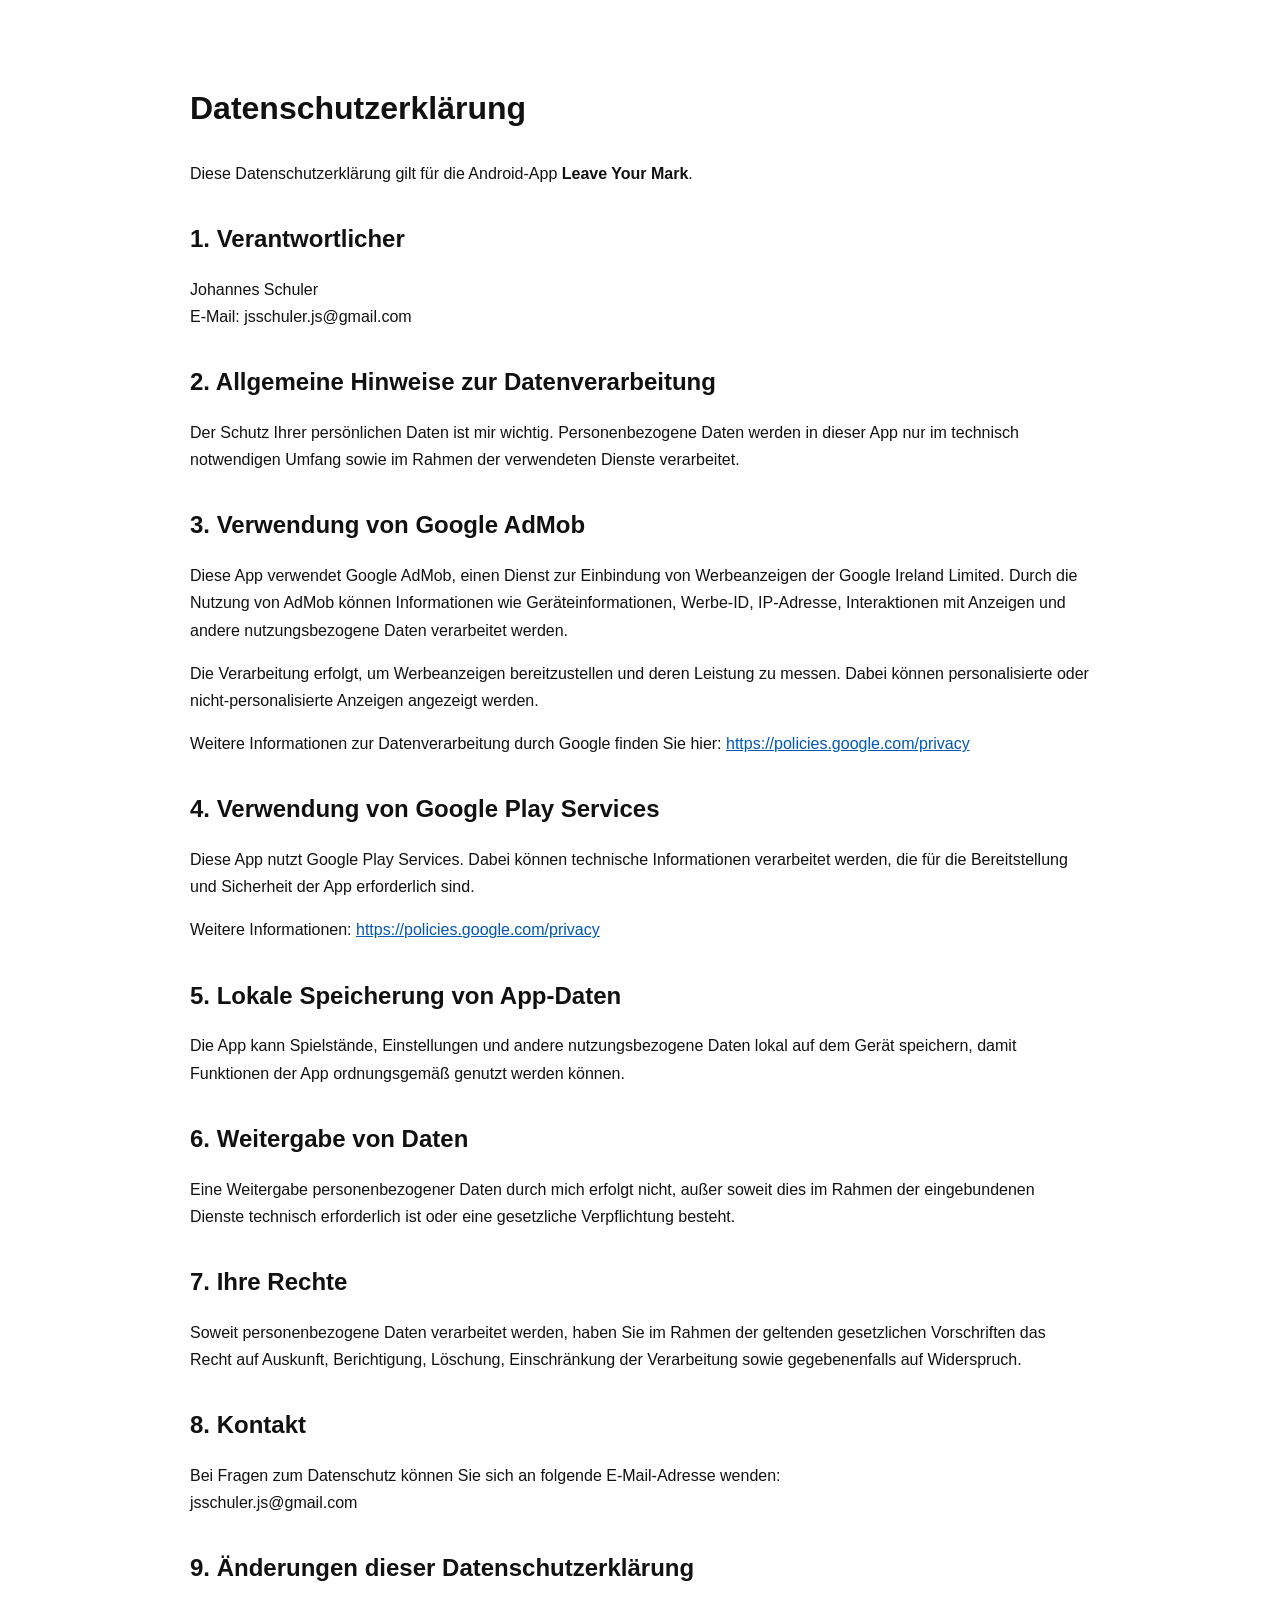
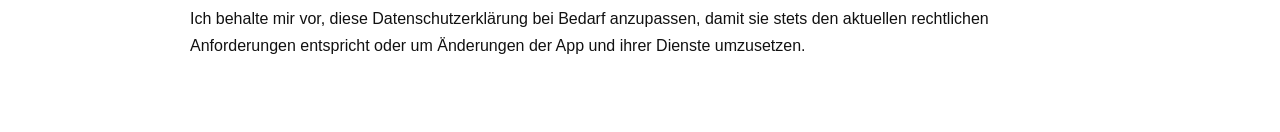
<file: privacy-policy-lym.html>
<!DOCTYPE html>
<html lang="de">
<head>
  <meta charset="UTF-8">
  <title>Datenschutzerklärung – Leave Your Mark</title>
  <meta name="viewport" content="width=device-width, initial-scale=1.0">
  <meta name="description" content="Datenschutzerklärung für die Android-App Leave Your Mark.">
  <style>
    body {
      background: #ffffff;
      color: #111111;
      font-family: Arial, sans-serif;
      max-width: 900px;
      margin: 40px auto;
      padding: 20px;
      line-height: 1.7;
    }

    h1, h2 {
      color: #111111;
    }

    h1 {
      margin-bottom: 24px;
    }

    h2 {
      margin-top: 32px;
      margin-bottom: 10px;
    }

    p, li {
      margin-bottom: 12px;
    }

    a {
      color: #0056b3;
      text-decoration: underline;
    }

    ul {
      padding-left: 20px;
    }
  </style>
</head>
<body>

  <h1>Datenschutzerklärung</h1>

  <p>
    Diese Datenschutzerklärung gilt für die Android-App <strong>Leave Your Mark</strong>.
  </p>

  <h2>1. Verantwortlicher</h2>
  <p>
    Johannes Schuler<br>
    E-Mail: jsschuler.js@gmail.com
  </p>

  <h2>2. Allgemeine Hinweise zur Datenverarbeitung</h2>
  <p>
    Der Schutz Ihrer persönlichen Daten ist mir wichtig. Personenbezogene Daten werden in dieser App
    nur im technisch notwendigen Umfang sowie im Rahmen der verwendeten Dienste verarbeitet.
  </p>

  <h2>3. Verwendung von Google AdMob</h2>
  <p>
    Diese App verwendet Google AdMob, einen Dienst zur Einbindung von Werbeanzeigen der Google Ireland Limited.
    Durch die Nutzung von AdMob können Informationen wie Geräteinformationen, Werbe-ID, IP-Adresse,
    Interaktionen mit Anzeigen und andere nutzungsbezogene Daten verarbeitet werden.
  </p>
  <p>
    Die Verarbeitung erfolgt, um Werbeanzeigen bereitzustellen und deren Leistung zu messen.
    Dabei können personalisierte oder nicht-personalisierte Anzeigen angezeigt werden.
  </p>
  <p>
    Weitere Informationen zur Datenverarbeitung durch Google finden Sie hier:
    <a href="https://policies.google.com/privacy" target="_blank" rel="noopener noreferrer">
      https://policies.google.com/privacy
    </a>
  </p>

  <h2>4. Verwendung von Google Play Services</h2>
  <p>
    Diese App nutzt Google Play Services. Dabei können technische Informationen verarbeitet werden,
    die für die Bereitstellung und Sicherheit der App erforderlich sind.
  </p>
  <p>
    Weitere Informationen:
    <a href="https://policies.google.com/privacy" target="_blank" rel="noopener noreferrer">
      https://policies.google.com/privacy
    </a>
  </p>

  <h2>5. Lokale Speicherung von App-Daten</h2>
  <p>
    Die App kann Spielstände, Einstellungen und andere nutzungsbezogene Daten lokal auf dem Gerät speichern,
    damit Funktionen der App ordnungsgemäß genutzt werden können.
  </p>

  <h2>6. Weitergabe von Daten</h2>
  <p>
    Eine Weitergabe personenbezogener Daten durch mich erfolgt nicht, außer soweit dies im Rahmen der
    eingebundenen Dienste technisch erforderlich ist oder eine gesetzliche Verpflichtung besteht.
  </p>

  <h2>7. Ihre Rechte</h2>
  <p>
    Soweit personenbezogene Daten verarbeitet werden, haben Sie im Rahmen der geltenden gesetzlichen
    Vorschriften das Recht auf Auskunft, Berichtigung, Löschung, Einschränkung der Verarbeitung
    sowie gegebenenfalls auf Widerspruch.
  </p>

  <h2>8. Kontakt</h2>
  <p>
    Bei Fragen zum Datenschutz können Sie sich an folgende E-Mail-Adresse wenden:
    <br>
    jsschuler.js@gmail.com
  </p>

  <h2>9. Änderungen dieser Datenschutzerklärung</h2>
  <p>
    Ich behalte mir vor, diese Datenschutzerklärung bei Bedarf anzupassen, damit sie stets den aktuellen
    rechtlichen Anforderungen entspricht oder um Änderungen der App und ihrer Dienste umzusetzen.
  </p>

</body>
</html>
</file>
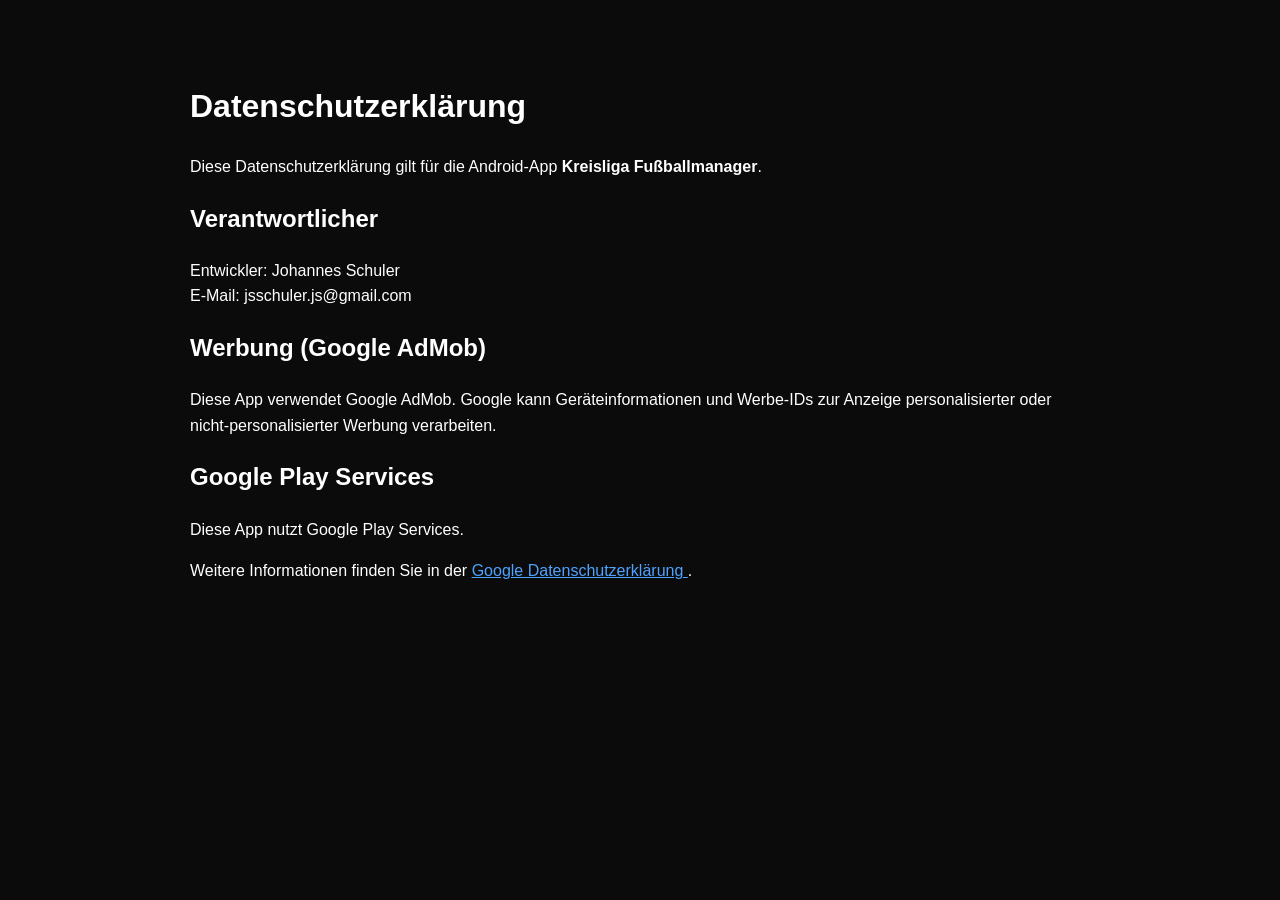
<file: privacy.html>
<!DOCTYPE html>
<html lang="de">
<head>
    <meta charset="UTF-8">
    <title>Datenschutzerklärung – Kreisliga Fußballmanager</title>
    <meta name="viewport" content="width=device-width, initial-scale=1.0">
    <style>
        body {
            background-color: #0b0b0b;
            color: #ffffff;
            font-family: Arial, sans-serif;
            max-width: 900px;
            margin: 40px auto;
            padding: 20px;
            line-height: 1.6;
        }
        h1, h2 {
            color: #ffffff;
        }
        a {
            color: #4da3ff;
        }
    </style>
</head>
<body>

<h1>Datenschutzerklärung</h1>

<p>
Diese Datenschutzerklärung gilt für die Android-App <strong>Kreisliga Fußballmanager</strong>.
</p>

<h2>Verantwortlicher</h2>
<p>
Entwickler: Johannes Schuler<br>
E-Mail: jsschuler.js@gmail.com
</p>

<h2>Werbung (Google AdMob)</h2>
<p>
Diese App verwendet Google AdMob. Google kann Geräteinformationen und Werbe-IDs
zur Anzeige personalisierter oder nicht-personalisierter Werbung verarbeiten.
</p>

<h2>Google Play Services</h2>
<p>
Diese App nutzt Google Play Services.
</p>

<p>
Weitere Informationen finden Sie in der
<a href="https://policies.google.com/privacy" target="_blank">
Google Datenschutzerklärung
</a>.
</p>

</body>
</html>
</file>
